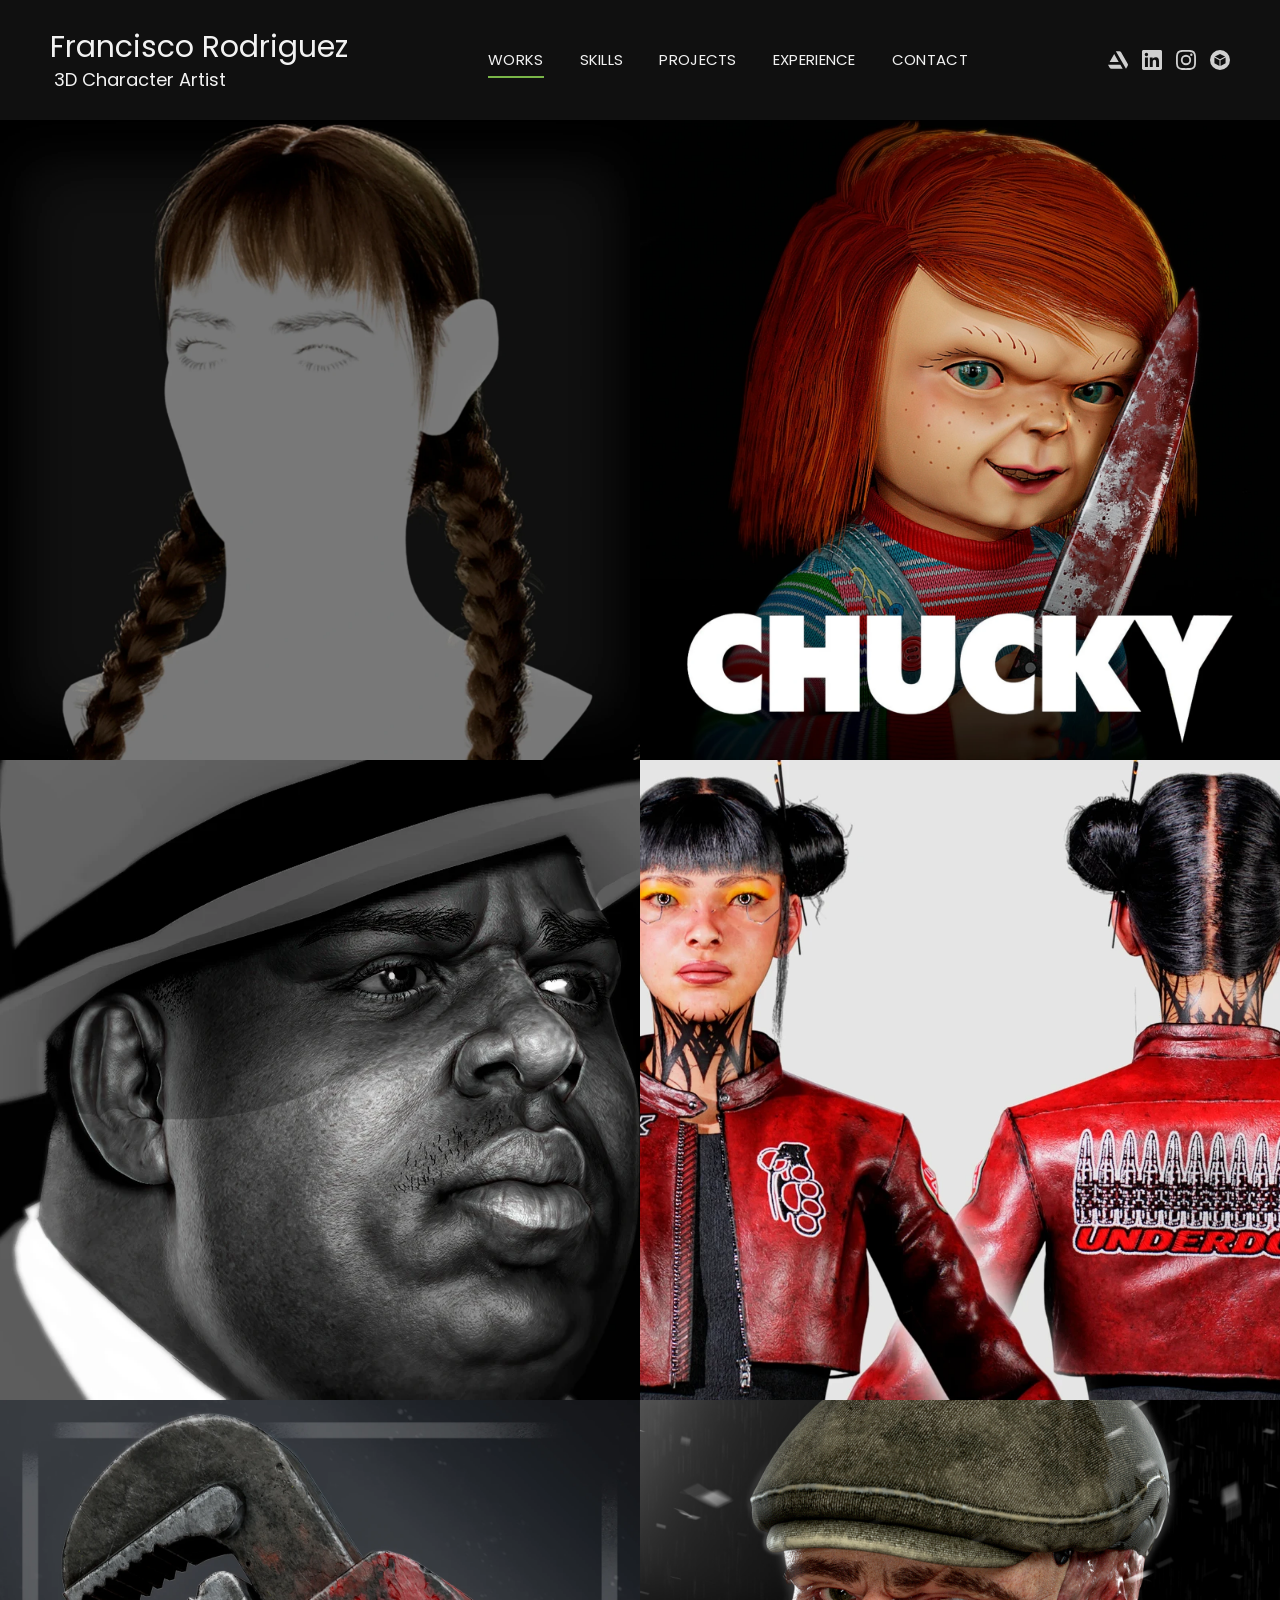
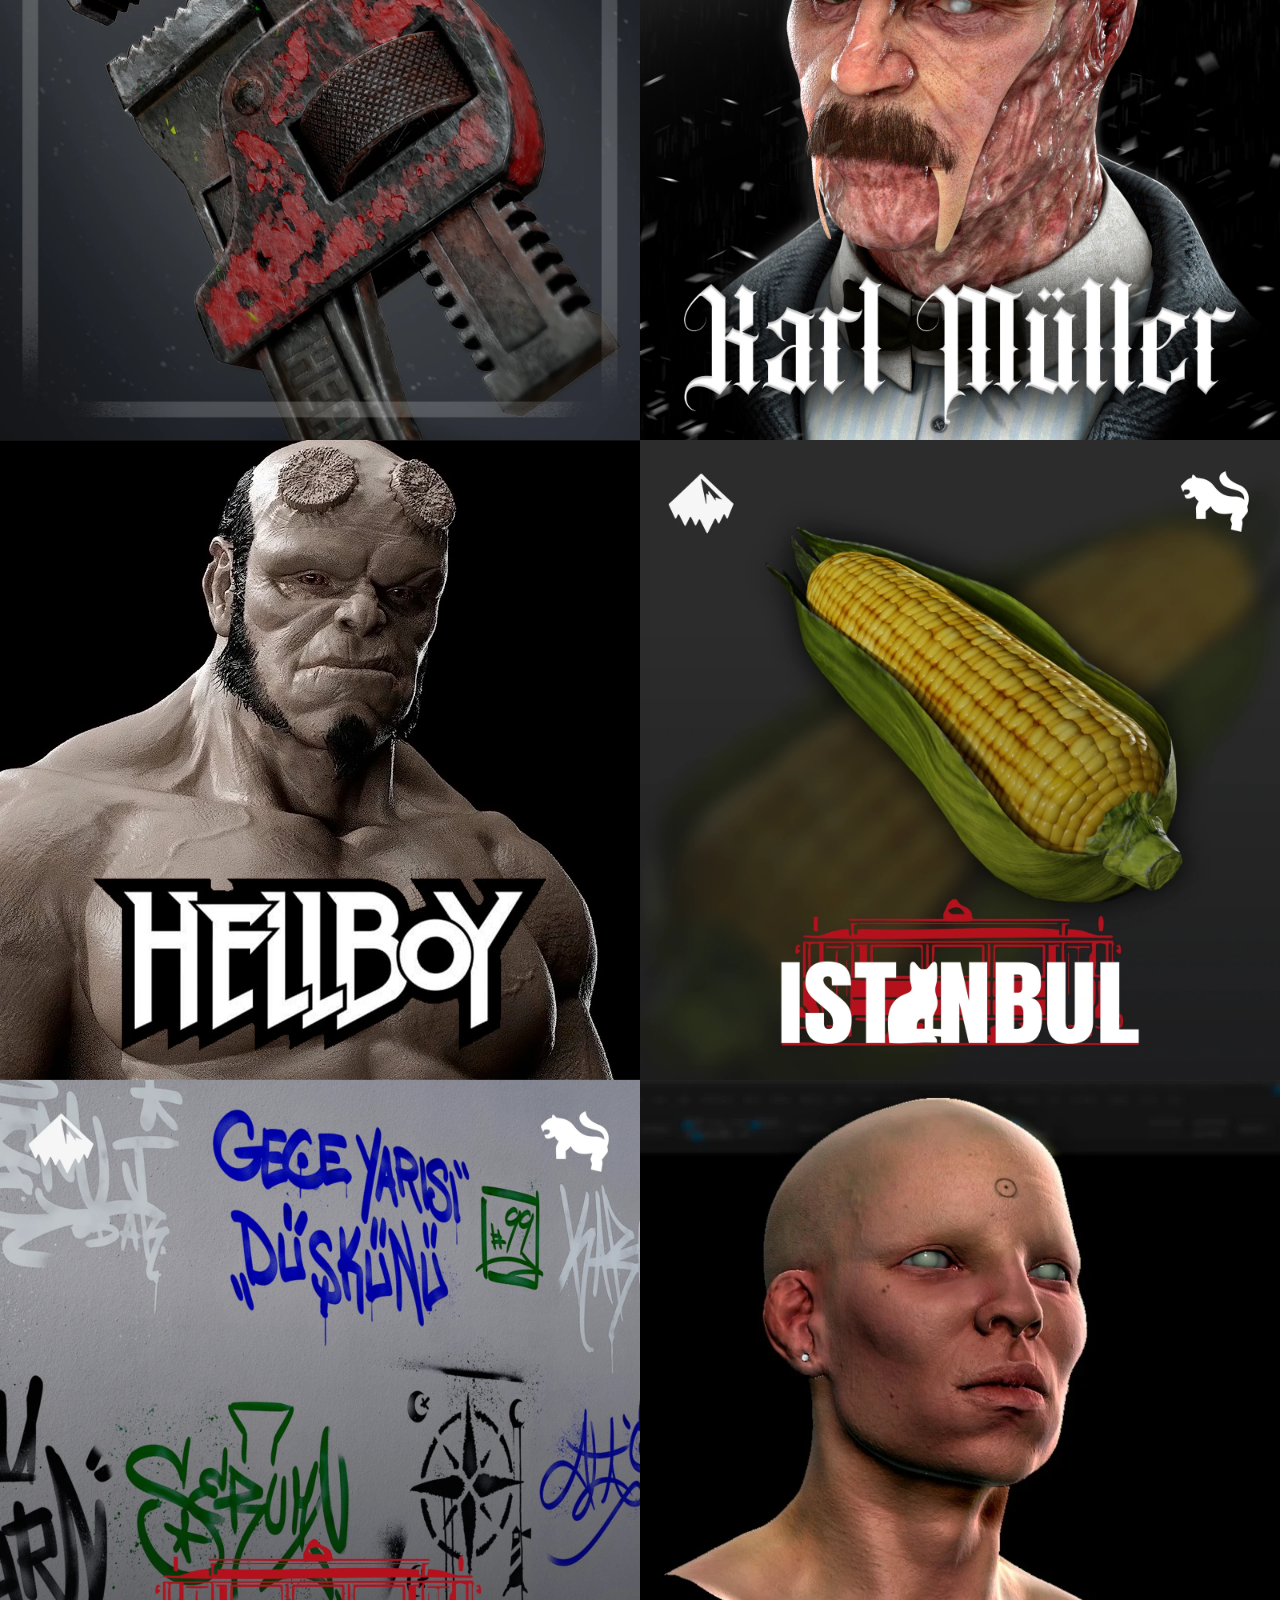
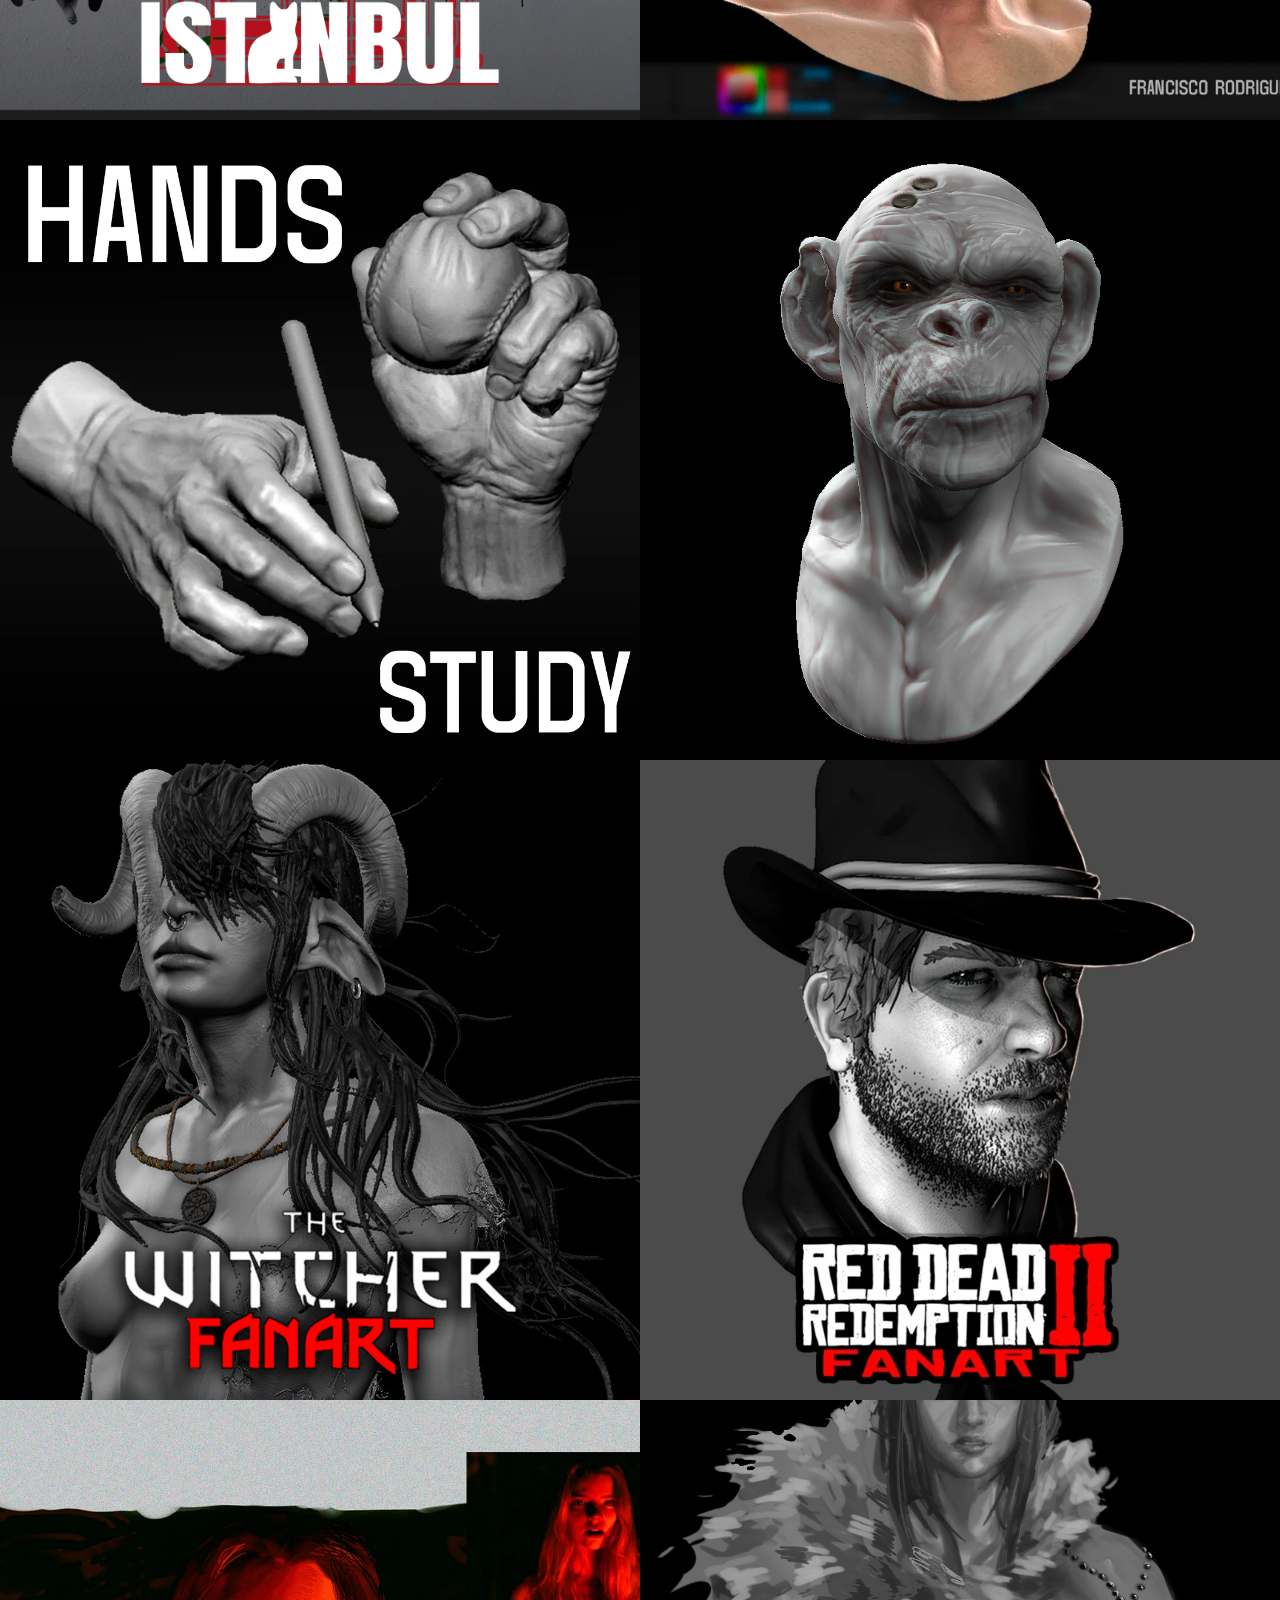
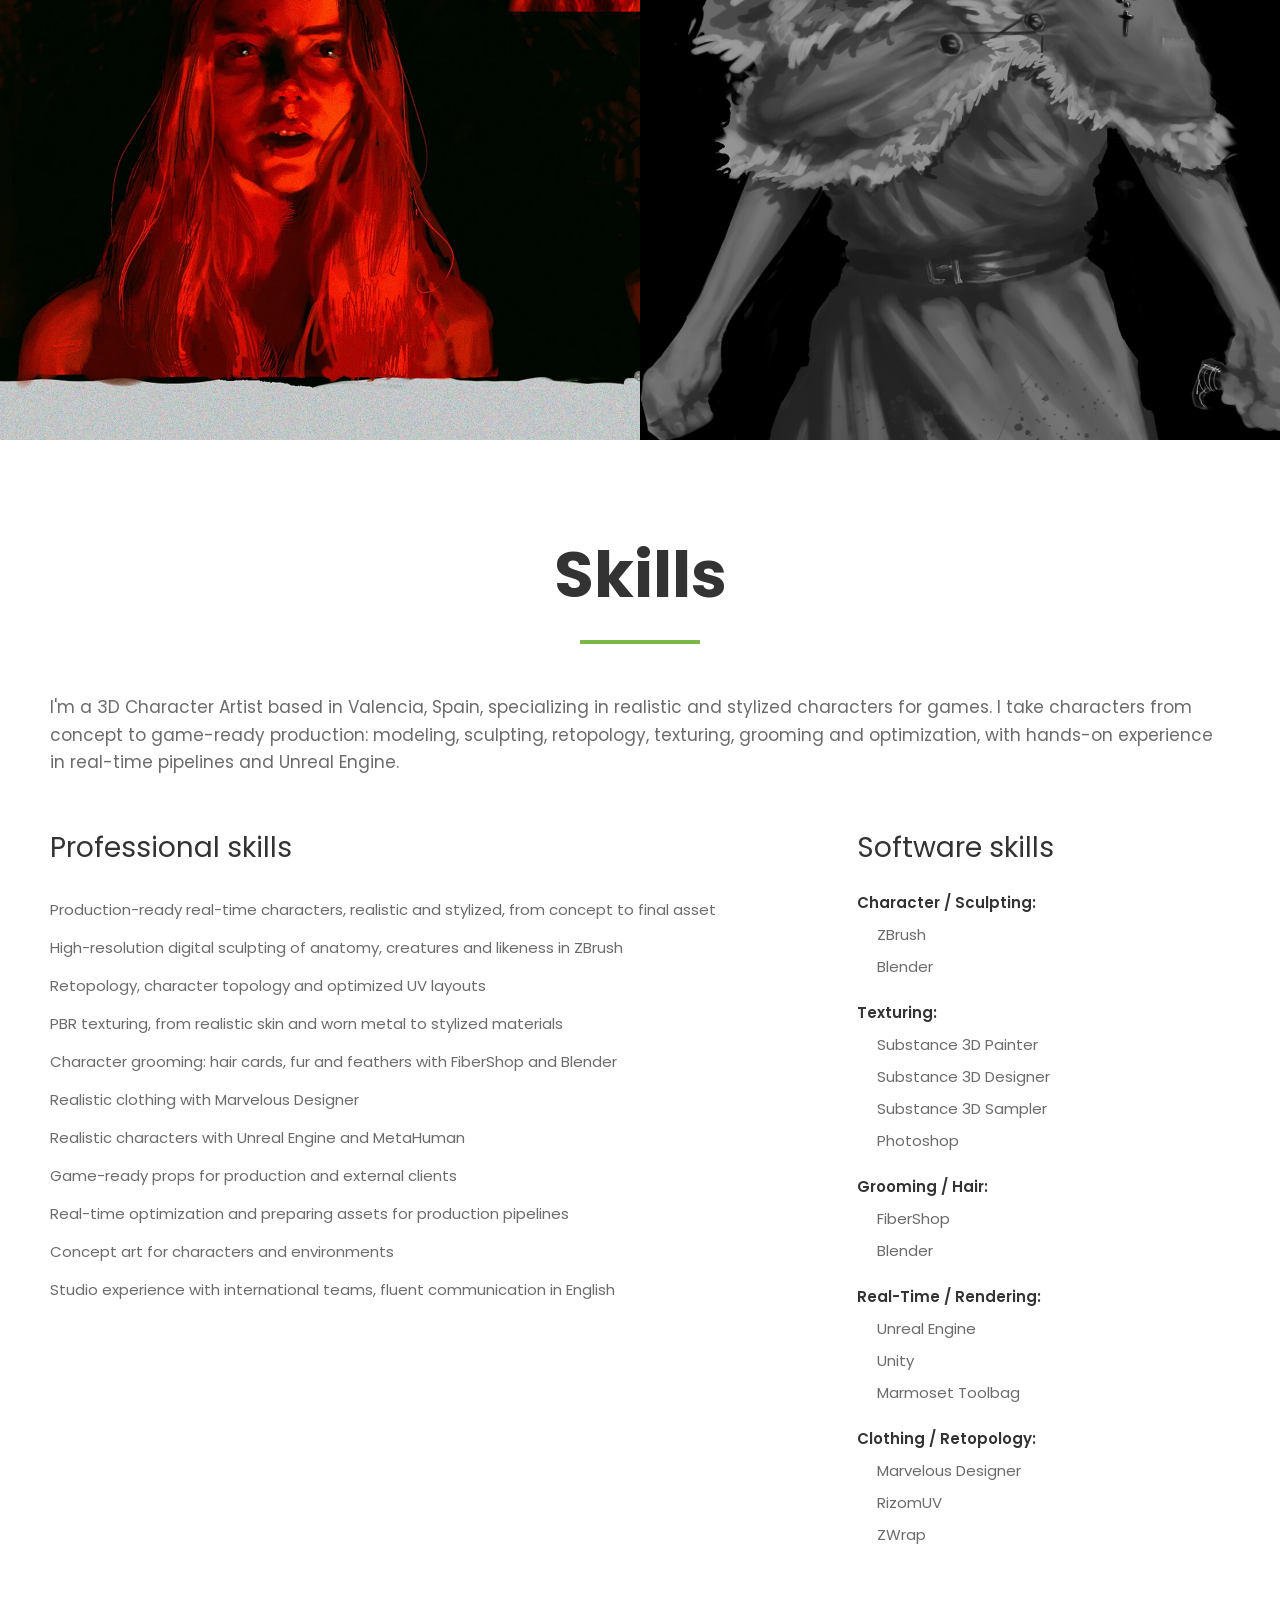
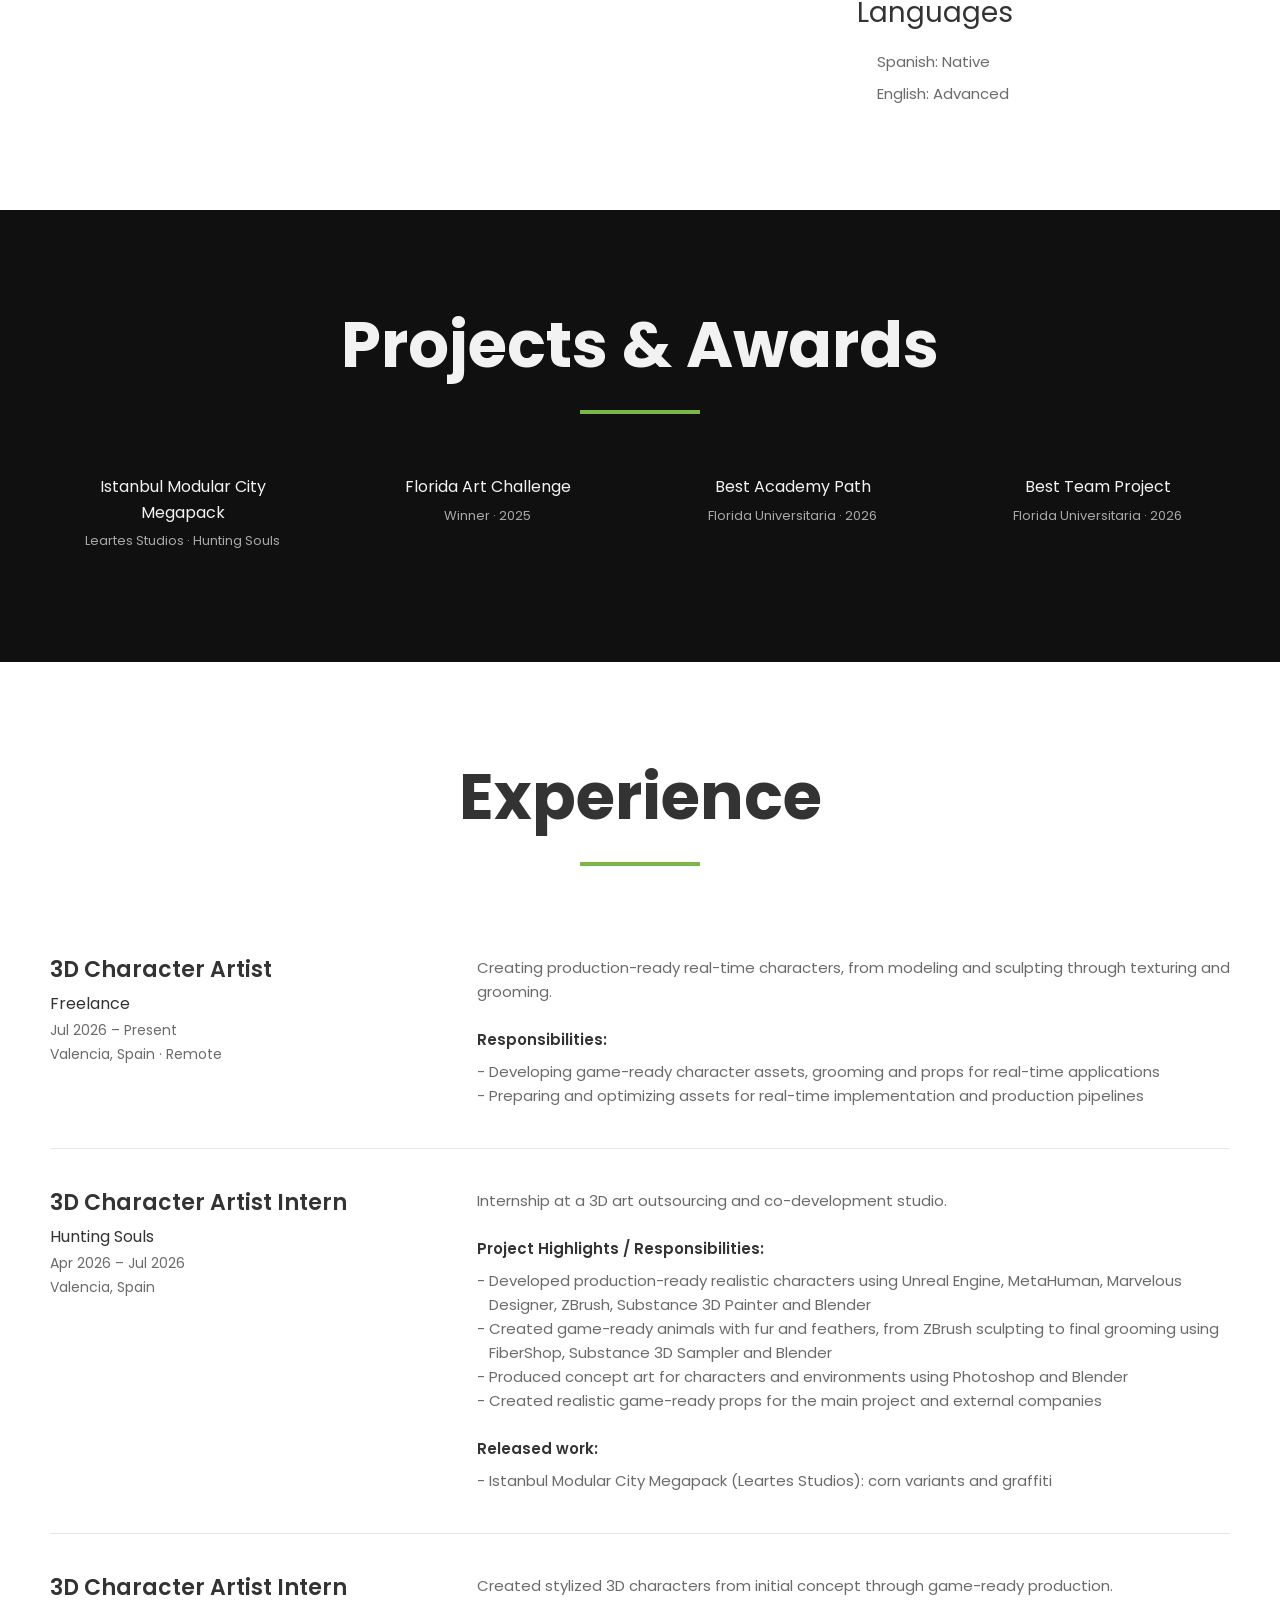
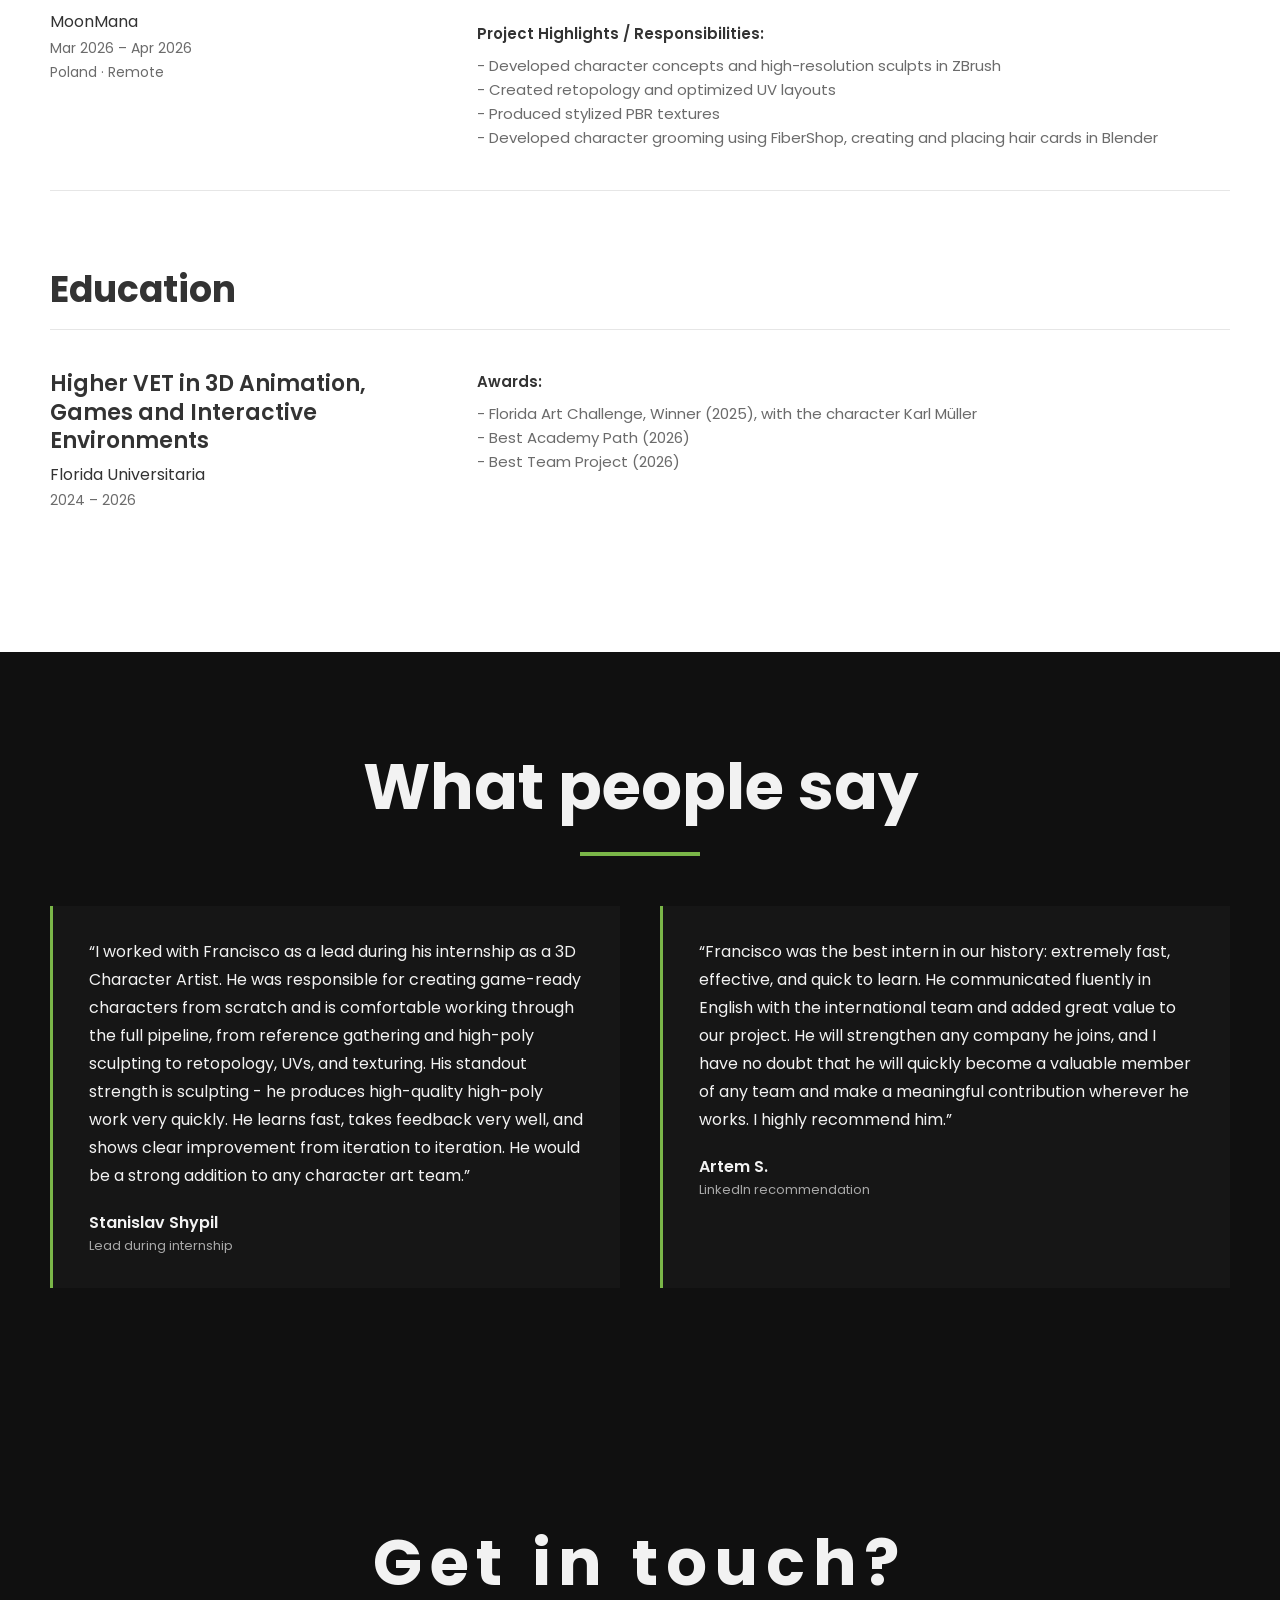
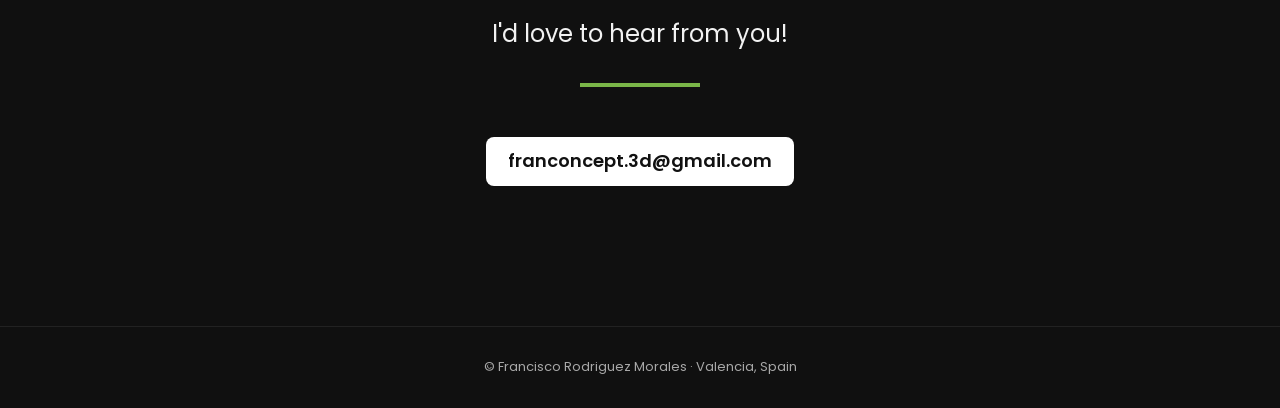
<file: index.html>
<!DOCTYPE html>
<html lang="en">
<head>
  <meta charset="UTF-8">
  <meta name="viewport" content="width=device-width, initial-scale=1.0">
  <title>Francisco Rodriguez Morales | 3D Character Artist</title>
  <meta name="description" content="Portfolio of Francisco Rodriguez Morales, 3D Character Artist based in Valencia, Spain, specializing in realistic and stylized characters for games.">
  <link rel="preconnect" href="https://fonts.googleapis.com">
  <link rel="preconnect" href="https://fonts.gstatic.com" crossorigin>
  <link href="https://fonts.googleapis.com/css2?family=Poppins:wght@400;600;700&display=swap" rel="stylesheet">
  <link rel="stylesheet" href="styles.css">
</head>
<body>

  <header class="header">
    <a class="logo" href="#works">
      <span class="logo-name">Francisco Rodriguez</span>
      <span class="logo-role">3D Character Artist</span>
    </a>
    <nav class="nav">
      <a href="#works">Works</a>
      <a href="#skills">Skills</a>
      <a href="#projects">Projects</a>
      <a href="#experience">Experience</a>
      <a href="#contact">Contact</a>
    </nav>
    <div class="socials">
      <a href="https://www.artstation.com/franrodriguezmorales" target="_blank" rel="noopener" aria-label="ArtStation">
        <svg viewBox="0 0 24 24"><path d="M0 17.723l2.027 3.505h.001a2.424 2.424 0 0 0 2.164 1.333h13.457l-2.792-4.838H0zm24 .025c0-.484-.143-.935-.388-1.314L15.728 2.728a2.424 2.424 0 0 0-2.142-1.289H9.419L21.598 22.54l1.92-3.325c.378-.637.482-.919.482-1.467zm-11.129-3.462L7.428 4.858l-5.444 9.428h10.887z"/></svg>
      </a>
      <a href="https://www.linkedin.com/in/francisco-rodriguez-morales-3d" target="_blank" rel="noopener" aria-label="LinkedIn">
        <svg viewBox="0 0 24 24"><path d="M20.447 20.452h-3.554v-5.569c0-1.328-.027-3.037-1.852-3.037-1.853 0-2.136 1.445-2.136 2.939v5.667H9.351V9h3.414v1.561h.046c.477-.9 1.637-1.85 3.37-1.85 3.601 0 4.267 2.37 4.267 5.455v6.286zM5.337 7.433a2.062 2.062 0 1 1 0-4.125 2.062 2.062 0 0 1 0 4.125zM7.119 20.452H3.555V9h3.564v11.452zM22.225 0H1.771C.792 0 0 .774 0 1.729v20.542C0 23.227.792 24 1.771 24h20.451C23.2 24 24 23.227 24 22.271V1.729C24 .774 23.2 0 22.222 0z"/></svg>
      </a>
      <a href="https://www.instagram.com/frankoncepts" target="_blank" rel="noopener" aria-label="Instagram">
        <svg viewBox="0 0 24 24"><path d="M12 2.2c3.2 0 3.6 0 4.8.1 3.2.1 4.8 1.7 4.9 4.9.1 1.3.1 1.6.1 4.8s0 3.6-.1 4.8c-.1 3.2-1.7 4.8-4.9 4.9-1.3.1-1.6.1-4.8.1s-3.6 0-4.8-.1c-3.3-.1-4.8-1.7-4.9-4.9-.1-1.3-.1-1.6-.1-4.8s0-3.6.1-4.8C2.4 4 4 2.4 7.2 2.3c1.2-.1 1.6-.1 4.8-.1zM12 0C8.7 0 8.3 0 7.1.1 2.7.3.3 2.7.1 7.1 0 8.3 0 8.7 0 12s0 3.7.1 4.9c.2 4.4 2.6 6.8 7 7 1.2.1 1.6.1 4.9.1s3.7 0 4.9-.1c4.4-.2 6.8-2.6 7-7 .1-1.2.1-1.6.1-4.9s0-3.7-.1-4.9c-.2-4.4-2.6-6.8-7-7C15.7 0 15.3 0 12 0zm0 5.8a6.2 6.2 0 1 0 0 12.4 6.2 6.2 0 0 0 0-12.4zM12 16a4 4 0 1 1 0-8 4 4 0 0 1 0 8zm6.4-11.8a1.4 1.4 0 1 0 0 2.9 1.4 1.4 0 0 0 0-2.9z"/></svg>
      </a>
      <a href="https://sketchfab.com/frankoncepts" target="_blank" rel="noopener" aria-label="Sketchfab">
        <svg viewBox="0 0 24 24"><path d="M12 0a12 12 0 1 0 0 24 12 12 0 0 0 0-24zm-.6 19.3L5.3 16V9.1l6.1 3.2v7zm.6-8.2L5.9 7.9 12 4.7l6.1 3.2-6.1 3.2zm6.7 4.9l-6.1 3.3v-7l6.1-3.2V16z"/></svg>
      </a>
    </div>
    <button class="menu-toggle" aria-label="Menu"><span></span></button>
  </header>

  <main>

    <section class="works" id="works"></section>

    <section class="section white" id="skills">
      <div class="container">
        <h2 class="section-title">Skills</h2>
        <div class="divider"></div>
        <p class="intro">
          I'm a 3D Character Artist based in Valencia, Spain, specializing in realistic and stylized characters for games.
          I take characters from concept to game-ready production: modeling, sculpting, retopology, texturing, grooming
          and optimization, with hands-on experience in real-time pipelines and Unreal Engine.
        </p>
        <div class="skills-grid">
          <div>
            <h3>Professional skills</h3>
            <ul class="skill-list">
              <li>Production-ready real-time characters, realistic and stylized, from concept to final asset</li>
              <li>High-resolution digital sculpting of anatomy, creatures and likeness in ZBrush</li>
              <li>Retopology, character topology and optimized UV layouts</li>
              <li>PBR texturing, from realistic skin and worn metal to stylized materials</li>
              <li>Character grooming: hair cards, fur and feathers with FiberShop and Blender</li>
              <li>Realistic clothing with Marvelous Designer</li>
              <li>Realistic characters with Unreal Engine and MetaHuman</li>
              <li>Game-ready props for production and external clients</li>
              <li>Real-time optimization and preparing assets for production pipelines</li>
              <li>Concept art for characters and environments</li>
              <li>Studio experience with international teams, fluent communication in English</li>
            </ul>
          </div>
          <div>
            <h3>Software skills</h3>
            <p class="software-group-title">Character / Sculpting:</p>
            <ul class="software">
              <li>ZBrush</li>
              <li>Blender</li>
            </ul>
            <p class="software-group-title">Texturing:</p>
            <ul class="software">
              <li>Substance 3D Painter</li>
              <li>Substance 3D Designer</li>
              <li>Substance 3D Sampler</li>
              <li>Photoshop</li>
            </ul>
            <p class="software-group-title">Grooming / Hair:</p>
            <ul class="software">
              <li>FiberShop</li>
              <li>Blender</li>
            </ul>
            <p class="software-group-title">Real-Time / Rendering:</p>
            <ul class="software">
              <li>Unreal Engine</li>
              <li>Unity</li>
              <li>Marmoset Toolbag</li>
            </ul>
            <p class="software-group-title">Clothing / Retopology:</p>
            <ul class="software">
              <li>Marvelous Designer</li>
              <li>RizomUV</li>
              <li>ZWrap</li>
            </ul>
            <h3 class="languages-title">Languages</h3>
            <ul class="software">
              <li>Spanish: Native</li>
              <li>English: Advanced</li>
            </ul>
          </div>
        </div>
      </div>
    </section>

    <section class="section" id="projects">
      <div class="container">
        <h2 class="section-title">Projects &amp; Awards</h2>
        <div class="divider"></div>
        <div class="projects-grid">
          <div class="project-card">
            <div class="name">Istanbul Modular City Megapack</div>
            <div class="meta">Leartes Studios · Hunting Souls</div>
          </div>
          <div class="project-card">
            <div class="name">Florida Art Challenge</div>
            <div class="meta">Winner · 2025</div>
          </div>
          <div class="project-card">
            <div class="name">Best Academy Path</div>
            <div class="meta">Florida Universitaria · 2026</div>
          </div>
          <div class="project-card">
            <div class="name">Best Team Project</div>
            <div class="meta">Florida Universitaria · 2026</div>
          </div>
        </div>
      </div>
    </section>

    <section class="section white" id="experience">
      <div class="container">
        <h2 class="section-title">Experience</h2>
        <div class="divider"></div>

        <div class="job">
          <div>
            <div class="job-role">3D Character Artist</div>
            <div class="job-company">Freelance</div>
            <div class="job-date">Jul 2026 – Present</div>
            <div class="job-date">Valencia, Spain · Remote</div>
          </div>
          <div class="job-body">
            Creating production-ready real-time characters, from modeling and sculpting through texturing and grooming.
            <br><br>
            <strong>Responsibilities:</strong>
            <ul>
              <li>Developing game-ready character assets, grooming and props for real-time applications</li>
              <li>Preparing and optimizing assets for real-time implementation and production pipelines</li>
            </ul>
          </div>
        </div>

        <div class="job">
          <div>
            <div class="job-role">3D Character Artist Intern</div>
            <div class="job-company">Hunting Souls</div>
            <div class="job-date">Apr 2026 – Jul 2026</div>
            <div class="job-date">Valencia, Spain</div>
          </div>
          <div class="job-body">
            Internship at a 3D art outsourcing and co-development studio.
            <br><br>
            <strong>Project Highlights / Responsibilities:</strong>
            <ul>
              <li>Developed production-ready realistic characters using Unreal Engine, MetaHuman, Marvelous Designer, ZBrush, Substance 3D Painter and Blender</li>
              <li>Created game-ready animals with fur and feathers, from ZBrush sculpting to final grooming using FiberShop, Substance 3D Sampler and Blender</li>
              <li>Produced concept art for characters and environments using Photoshop and Blender</li>
              <li>Created realistic game-ready props for the main project and external companies</li>
            </ul>
            <br>
            <strong>Released work:</strong>
            <ul>
              <li>Istanbul Modular City Megapack (Leartes Studios): corn variants and graffiti</li>
            </ul>
          </div>
        </div>

        <div class="job">
          <div>
            <div class="job-role">3D Character Artist Intern</div>
            <div class="job-company">MoonMana</div>
            <div class="job-date">Mar 2026 – Apr 2026</div>
            <div class="job-date">Poland · Remote</div>
          </div>
          <div class="job-body">
            Created stylized 3D characters from initial concept through game-ready production.
            <br><br>
            <strong>Project Highlights / Responsibilities:</strong>
            <ul>
              <li>Developed character concepts and high-resolution sculpts in ZBrush</li>
              <li>Created retopology and optimized UV layouts</li>
              <li>Produced stylized PBR textures</li>
              <li>Developed character grooming using FiberShop, creating and placing hair cards in Blender</li>
            </ul>
          </div>
        </div>

        <h3 class="subhead">Education</h3>

        <div class="job">
          <div>
            <div class="job-role">Higher VET in 3D Animation, Games and Interactive Environments</div>
            <div class="job-company">Florida Universitaria</div>
            <div class="job-date">2024 – 2026</div>
          </div>
          <div class="job-body">
            <strong>Awards:</strong>
            <ul>
              <li>Florida Art Challenge, Winner (2025), with the character Karl Müller</li>
              <li>Best Academy Path (2026)</li>
              <li>Best Team Project (2026)</li>
            </ul>
          </div>
        </div>
      </div>
    </section>

    <section class="section" id="testimonials">
      <div class="container">
        <h2 class="section-title">What people say</h2>
        <div class="divider"></div>
        <div class="quotes">
          <figure class="quote">
            <blockquote>“I worked with Francisco as a lead during his internship as a 3D Character Artist. He was responsible for creating game-ready characters from scratch and is comfortable working through the full pipeline, from reference gathering and high-poly sculpting to retopology, UVs, and texturing. His standout strength is sculpting - he produces high-quality high-poly work very quickly. He learns fast, takes feedback very well, and shows clear improvement from iteration to iteration. He would be a strong addition to any character art team.”</blockquote>
            <figcaption>Stanislav Shypil<span>Lead during internship</span></figcaption>
          </figure>
          <figure class="quote">
            <blockquote>“Francisco was the best intern in our history: extremely fast, effective, and quick to learn. He communicated fluently in English with the international team and added great value to our project. He will strengthen any company he joins, and I have no doubt that he will quickly become a valuable member of any team and make a meaningful contribution wherever he works. I highly recommend him.”</blockquote>
            <figcaption>Artem S.<span>LinkedIn recommendation</span></figcaption>
          </figure>
        </div>
      </div>
    </section>

    <section class="contact" id="contact">
      <h2>Get in touch?</h2>
      <p>I'd love to hear from you!</p>
      <div class="divider"></div>
      <a class="button" href="mailto:franconcept.3d@gmail.com">franconcept.3d@gmail.com</a>
    </section>

  </main>

  <footer class="footer">© Francisco Rodriguez Morales · Valencia, Spain</footer>

  <script src="data.js"></script>
  <script src="main.js"></script>
</body>
</html>
</file>
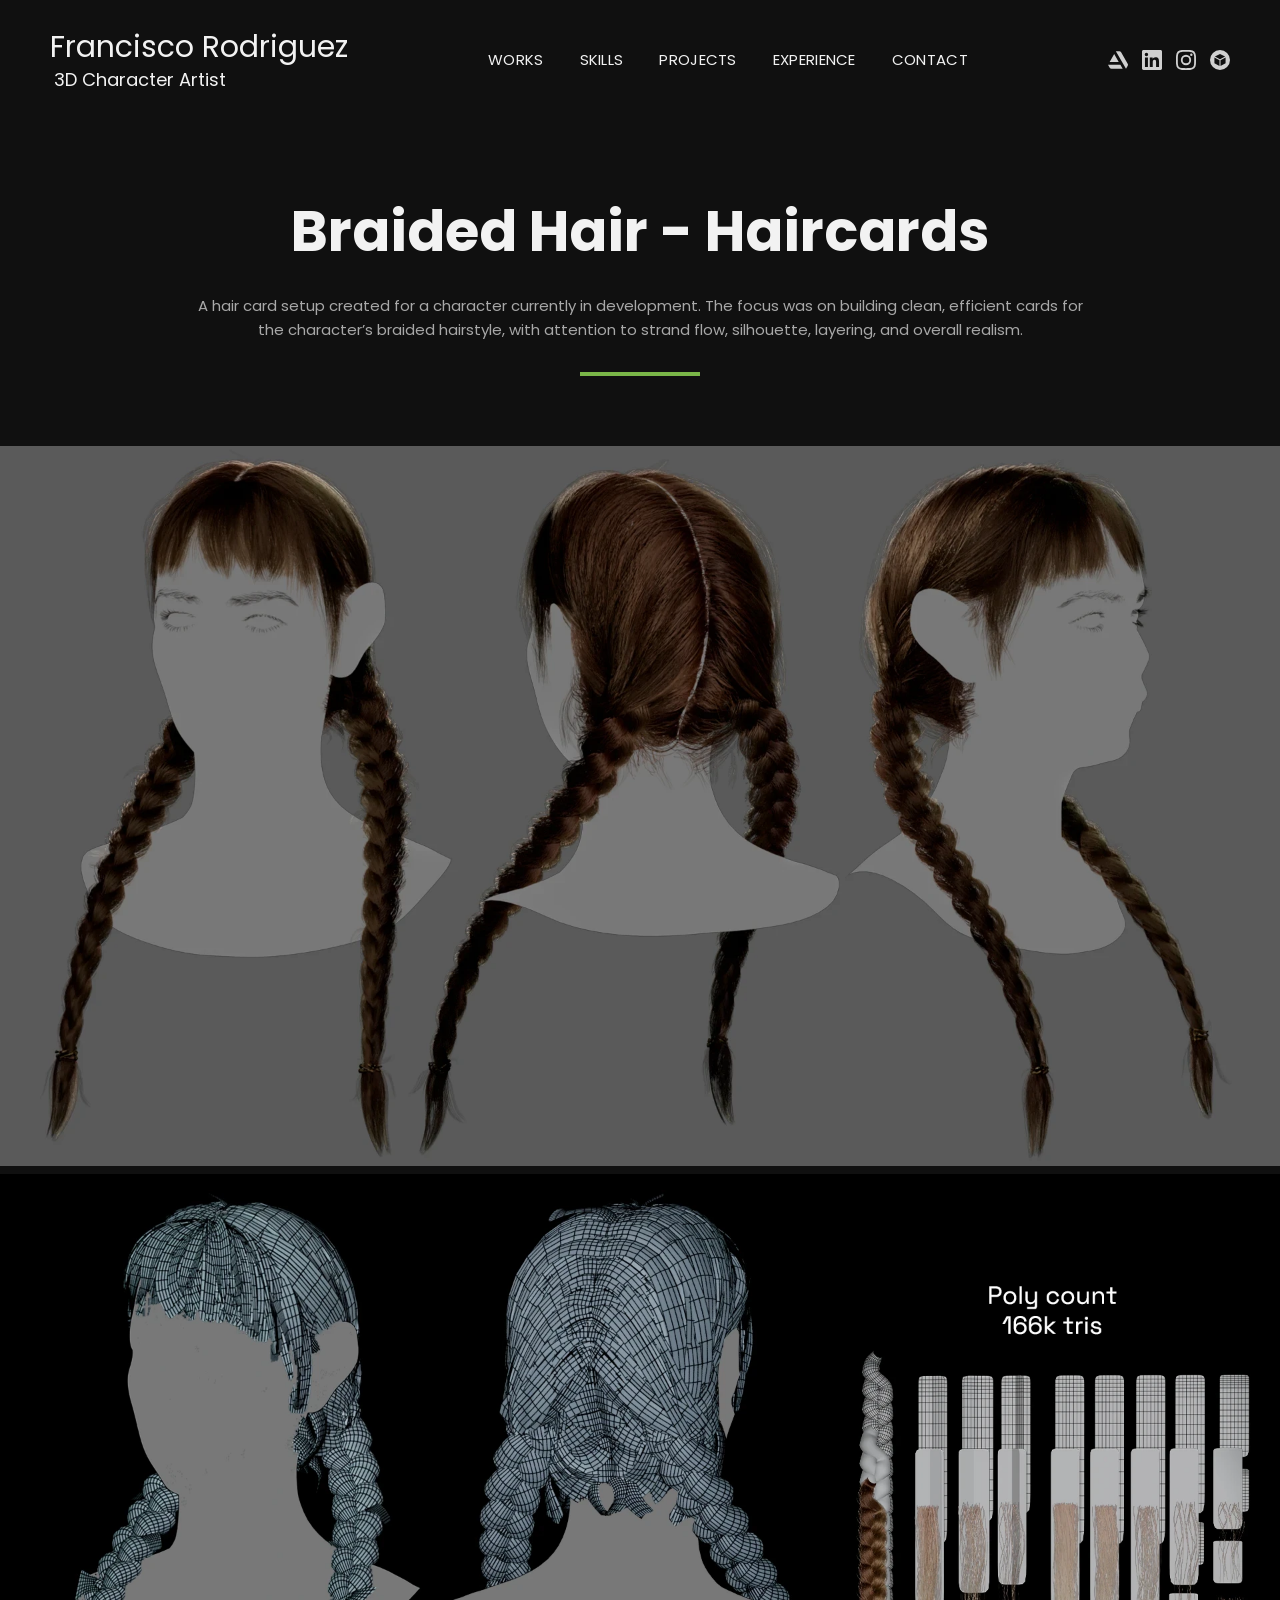
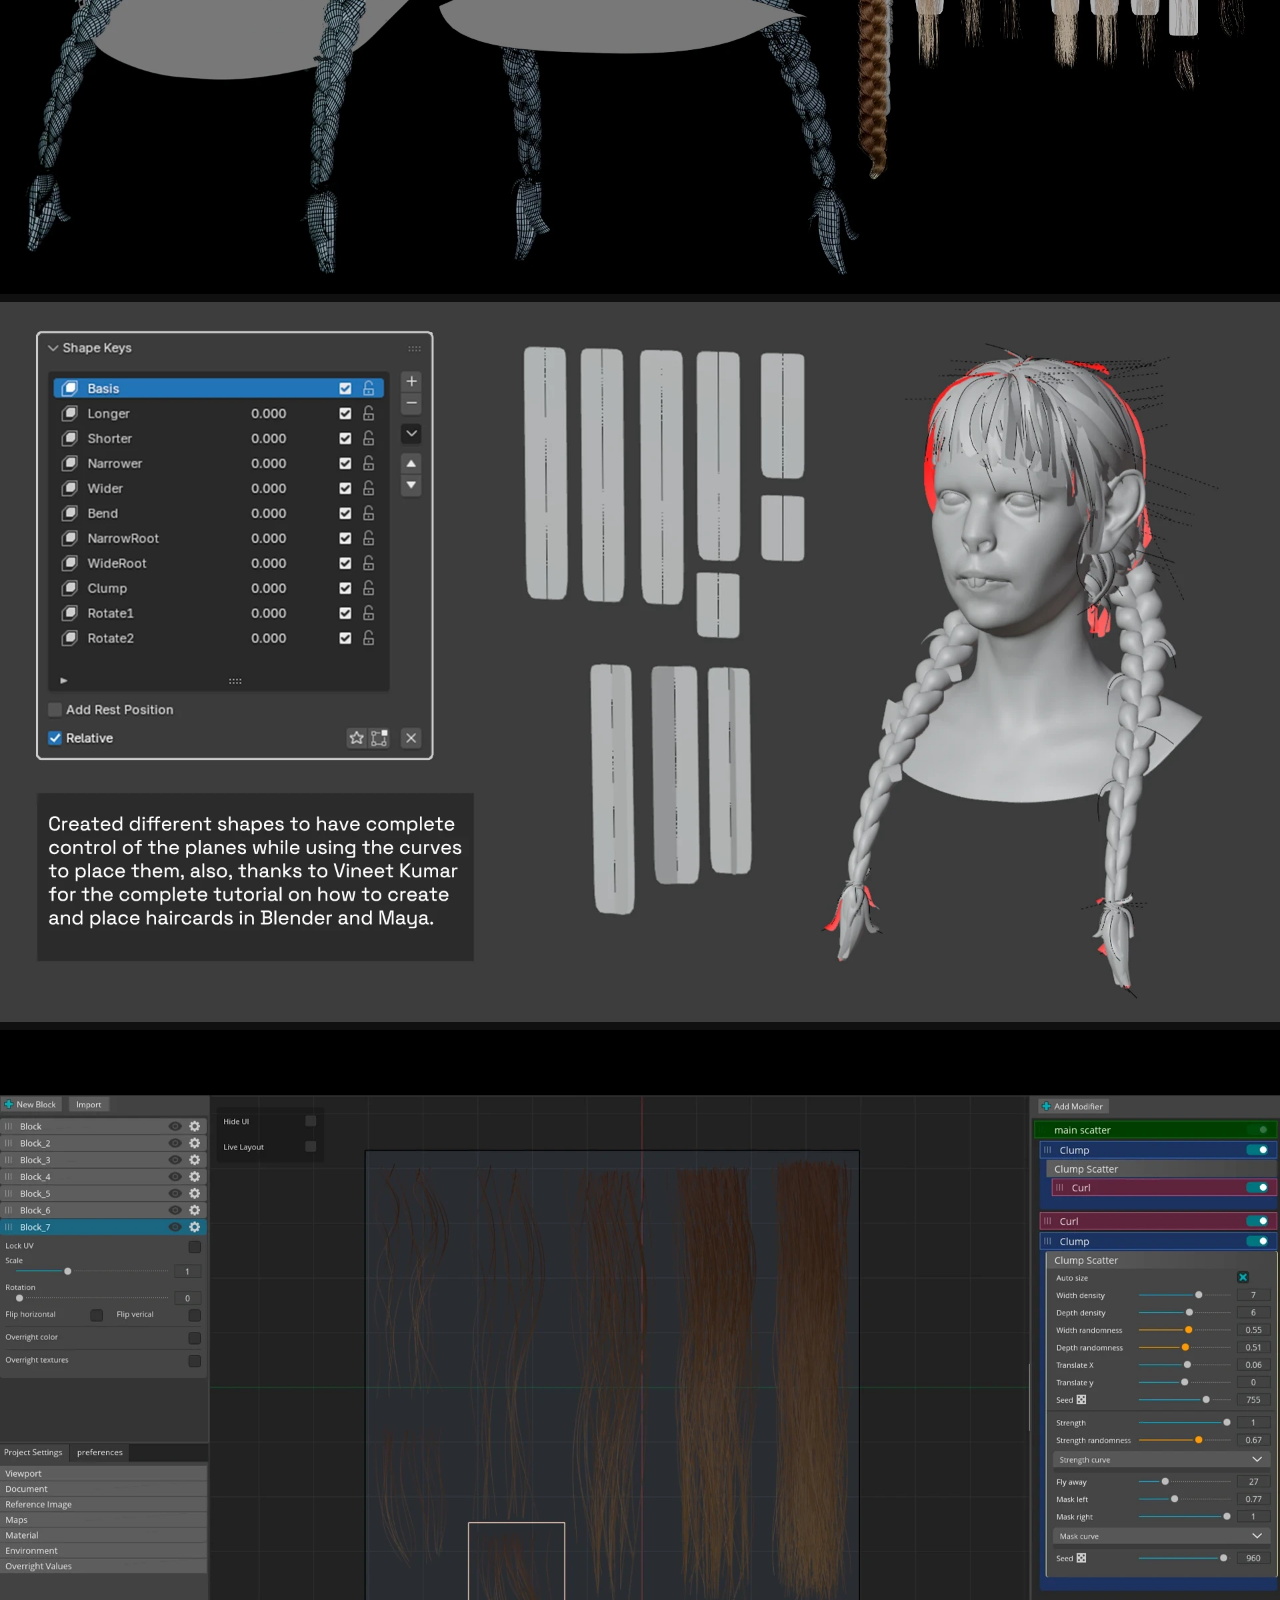
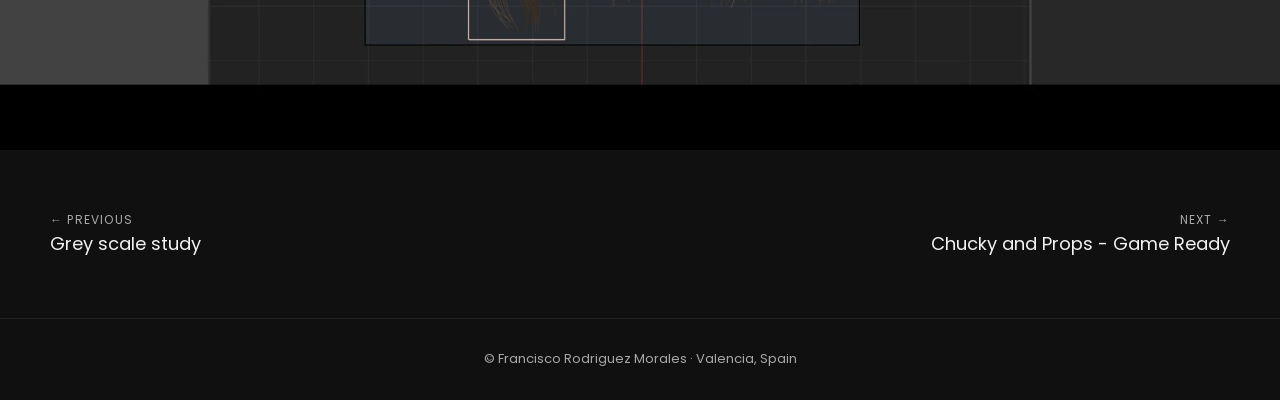
<file: work.html>
<!DOCTYPE html>
<html lang="en">
<head>
  <meta charset="UTF-8">
  <meta name="viewport" content="width=device-width, initial-scale=1.0">
  <title>Francisco Rodriguez Morales</title>
  <meta name="description" content="Portfolio of Francisco Rodriguez Morales, 3D Character Artist based in Valencia, Spain, specializing in realistic and stylized characters for games.">
  <link rel="preconnect" href="https://fonts.googleapis.com">
  <link rel="preconnect" href="https://fonts.gstatic.com" crossorigin>
  <link href="https://fonts.googleapis.com/css2?family=Poppins:wght@400;600;700&display=swap" rel="stylesheet">
  <link rel="stylesheet" href="styles.css">
</head>
<body>

  <header class="header">
    <a class="logo" href="index.html#works">
      <span class="logo-name">Francisco Rodriguez</span>
      <span class="logo-role">3D Character Artist</span>
    </a>
    <nav class="nav">
      <a href="index.html#works">Works</a>
      <a href="index.html#skills">Skills</a>
      <a href="index.html#projects">Projects</a>
      <a href="index.html#experience">Experience</a>
      <a href="index.html#contact">Contact</a>
    </nav>
    <div class="socials">
      <a href="https://www.artstation.com/franrodriguezmorales" target="_blank" rel="noopener" aria-label="ArtStation">
        <svg viewBox="0 0 24 24"><path d="M0 17.723l2.027 3.505h.001a2.424 2.424 0 0 0 2.164 1.333h13.457l-2.792-4.838H0zm24 .025c0-.484-.143-.935-.388-1.314L15.728 2.728a2.424 2.424 0 0 0-2.142-1.289H9.419L21.598 22.54l1.92-3.325c.378-.637.482-.919.482-1.467zm-11.129-3.462L7.428 4.858l-5.444 9.428h10.887z"/></svg>
      </a>
      <a href="https://www.linkedin.com/in/francisco-rodriguez-morales-3d" target="_blank" rel="noopener" aria-label="LinkedIn">
        <svg viewBox="0 0 24 24"><path d="M20.447 20.452h-3.554v-5.569c0-1.328-.027-3.037-1.852-3.037-1.853 0-2.136 1.445-2.136 2.939v5.667H9.351V9h3.414v1.561h.046c.477-.9 1.637-1.85 3.37-1.85 3.601 0 4.267 2.37 4.267 5.455v6.286zM5.337 7.433a2.062 2.062 0 1 1 0-4.125 2.062 2.062 0 0 1 0 4.125zM7.119 20.452H3.555V9h3.564v11.452zM22.225 0H1.771C.792 0 0 .774 0 1.729v20.542C0 23.227.792 24 1.771 24h20.451C23.2 24 24 23.227 24 22.271V1.729C24 .774 23.2 0 22.222 0z"/></svg>
      </a>
      <a href="https://www.instagram.com/frankoncepts" target="_blank" rel="noopener" aria-label="Instagram">
        <svg viewBox="0 0 24 24"><path d="M12 2.2c3.2 0 3.6 0 4.8.1 3.2.1 4.8 1.7 4.9 4.9.1 1.3.1 1.6.1 4.8s0 3.6-.1 4.8c-.1 3.2-1.7 4.8-4.9 4.9-1.3.1-1.6.1-4.8.1s-3.6 0-4.8-.1c-3.3-.1-4.8-1.7-4.9-4.9-.1-1.3-.1-1.6-.1-4.8s0-3.6.1-4.8C2.4 4 4 2.4 7.2 2.3c1.2-.1 1.6-.1 4.8-.1zM12 0C8.7 0 8.3 0 7.1.1 2.7.3.3 2.7.1 7.1 0 8.3 0 8.7 0 12s0 3.7.1 4.9c.2 4.4 2.6 6.8 7 7 1.2.1 1.6.1 4.9.1s3.7 0 4.9-.1c4.4-.2 6.8-2.6 7-7 .1-1.2.1-1.6.1-4.9s0-3.7-.1-4.9c-.2-4.4-2.6-6.8-7-7C15.7 0 15.3 0 12 0zm0 5.8a6.2 6.2 0 1 0 0 12.4 6.2 6.2 0 0 0 0-12.4zM12 16a4 4 0 1 1 0-8 4 4 0 0 1 0 8zm6.4-11.8a1.4 1.4 0 1 0 0 2.9 1.4 1.4 0 0 0 0-2.9z"/></svg>
      </a>
      <a href="https://sketchfab.com/frankoncepts" target="_blank" rel="noopener" aria-label="Sketchfab">
        <svg viewBox="0 0 24 24"><path d="M12 0a12 12 0 1 0 0 24 12 12 0 0 0 0-24zm-.6 19.3L5.3 16V9.1l6.1 3.2v7zm.6-8.2L5.9 7.9 12 4.7l6.1 3.2-6.1 3.2zm6.7 4.9l-6.1 3.3v-7l6.1-3.2V16z"/></svg>
      </a>
    </div>
    <button class="menu-toggle" aria-label="Menu"><span></span></button>
  </header>

  <main id="work"></main>

  <div class="lightbox"><img alt=""></div>

  <footer class="footer">© Francisco Rodriguez Morales · Valencia, Spain</footer>

  <script src="data.js"></script>
  <script src="main.js"></script>
</body>
</html>
</file>
<file: styles.css>
:root {
  --bg: #101010;
  --bg-alt: #161616;
  --light: #ffffff;
  --text: #f2f2f2;
  --text-dim: #a8a8a8;
  --ink: #333333;
  --ink-dim: #6b6b6b;
  --accent: #7ab648;
  --header-h: 120px;
}

* { box-sizing: border-box; margin: 0; padding: 0; }

html { scroll-behavior: smooth; scroll-padding-top: var(--header-h); }

body {
  font-family: 'Poppins', sans-serif;
  background: var(--bg);
  color: var(--text);
  line-height: 1.6;
  -webkit-font-smoothing: antialiased;
}

a { color: inherit; text-decoration: none; }
img { display: block; max-width: 100%; }

/* ---------- Header ---------- */

.header {
  position: fixed;
  inset: 0 0 auto 0;
  z-index: 50;
  height: var(--header-h);
  display: flex;
  align-items: center;
  justify-content: space-between;
  gap: 24px;
  padding: 0 50px;
  background: var(--bg);
  transition: height .3s ease, box-shadow .3s ease;
}

.header.scrolled { --header-h: 84px; box-shadow: 0 2px 20px rgba(0, 0, 0, .6); }
.header.scrolled .logo-name { font-size: 30px; }
.header.scrolled .logo-role { font-size: 14px; }

.logo { display: flex; flex-direction: column; line-height: 1.1; white-space: nowrap; }
.logo-name { font-size: 40px; font-weight: 400; transition: font-size .3s ease; }

@media (max-width: 1280px) {
  .logo-name { font-size: 30px; }
  .logo-role { font-size: 15px; }
  .nav { gap: 24px; }
}
.logo-role { font-size: 18px; padding-left: 4px; margin-top: 6px; transition: font-size .3s ease; }

.nav { display: flex; align-items: center; gap: 36px; }
.nav a {
  font-size: 15px;
  text-transform: uppercase;
  letter-spacing: .02em;
  position: relative;
  padding: 6px 0;
}
.nav a::after {
  content: '';
  position: absolute;
  left: 0; right: 0; bottom: 0;
  height: 2px;
  background: var(--accent);
  transform: scaleX(0);
  transition: transform .25s ease;
}
.nav a:hover::after, .nav a.active::after { transform: scaleX(1); }

.socials { display: flex; gap: 14px; }
.socials a { width: 20px; height: 20px; opacity: .85; transition: opacity .2s, color .2s; }
.socials a:hover { opacity: 1; color: var(--accent); }
.socials svg { width: 100%; height: 100%; fill: currentColor; }

.menu-toggle {
  display: none;
  background: none;
  border: 0;
  color: var(--text);
  width: 32px;
  height: 32px;
  cursor: pointer;
}
.menu-toggle span, .menu-toggle span::before, .menu-toggle span::after {
  display: block;
  width: 26px;
  height: 2px;
  background: currentColor;
  position: relative;
  margin: 0 auto;
}
.menu-toggle span::before, .menu-toggle span::after { content: ''; position: absolute; }
.menu-toggle span::before { top: -8px; }
.menu-toggle span::after { top: 8px; }

main { padding-top: var(--header-h); }

/* ---------- Works grid ---------- */

.works { display: grid; grid-template-columns: repeat(2, 1fr); }

.thumb {
  position: relative;
  aspect-ratio: 1;
  overflow: hidden;
  background: var(--bg-alt);
}
.thumb img {
  width: 100%;
  height: 100%;
  object-fit: cover;
  transition: transform .6s ease;
}
.thumb:hover img { transform: scale(1.04); }

.thumb-overlay {
  position: absolute;
  inset: 0;
  display: flex;
  align-items: flex-end;
  padding: 30px;
  background: linear-gradient(to top, rgba(0, 0, 0, .75), rgba(0, 0, 0, 0) 45%);
  opacity: 0;
  transform: translateY(50%);
  transition: opacity .4s ease, transform .4s ease;
}
.thumb:hover .thumb-overlay, .thumb:focus-visible .thumb-overlay { opacity: 1; transform: translateY(0); }

.thumb-sep { width: 60%; height: 1px; background: #fff; margin-bottom: 10px; }
.thumb-title { font-size: 18px; }

/* ---------- Sections ---------- */

.section { padding: 100px 50px; }
.section.white { background: var(--light); color: var(--ink); }

.section-title {
  text-align: center;
  font-size: 64px;
  font-weight: 700;
  line-height: 1.1;
}
.section.white .section-title { color: var(--ink); }

.divider {
  width: 120px;
  height: 4px;
  background: var(--accent);
  margin: 30px auto 50px;
}

.container { max-width: 1200px; margin: 0 auto; }

.intro { font-size: 17px; color: var(--ink-dim); margin-bottom: 50px; }

/* Skills */

.skills-grid { display: grid; grid-template-columns: 2fr 1fr; gap: 60px; }
.skills-grid h3 { font-size: 28px; font-weight: 400; margin-bottom: 20px; }
.skill-list { list-style: none; color: var(--ink-dim); font-size: 15px; }
.skill-list li { padding: 7px 0; }

.software-group-title { font-weight: 600; color: var(--ink); font-size: 15px; margin: 18px 0 4px; }
.software-group-title:first-of-type { margin-top: 4px; }
.software { list-style: none; }
.software li { padding: 4px 0 4px 20px; color: var(--ink-dim); font-size: 15px; }
.skills-grid h3.languages-title { margin: 40px 0 10px; }

/* Projects */

.projects-grid {
  display: grid;
  grid-template-columns: repeat(auto-fit, minmax(240px, 1fr));
  gap: 40px;
  text-align: center;
}
.project-card { padding: 10px; }
.project-card .name { font-size: 16px; }
.project-card .meta { font-size: 13px; color: var(--text-dim); margin-top: 6px; }

/* Experience */

.job {
  display: grid;
  grid-template-columns: 1fr 2fr;
  gap: 50px;
  padding: 40px 0;
  border-bottom: 1px solid #e6e6e6;
}
.job:last-child { border-bottom: 0; }
.job-role { font-size: 22px; font-weight: 600; line-height: 1.3; }
.job-company { margin-top: 6px; color: var(--ink); }
.job-date { color: var(--ink-dim); font-size: 14px; margin-top: 2px; }
.job-body { color: var(--ink-dim); font-size: 15px; }
.job-body strong { color: var(--ink); font-weight: 600; }
.job-body ul { list-style: none; margin-top: 8px; }
.job-body li { padding-left: 12px; text-indent: -12px; }
.job-body li::before { content: '- '; }

.subhead {
  font-size: 36px;
  font-weight: 700;
  color: var(--ink);
  margin-top: 70px;
  padding-bottom: 10px;
  border-bottom: 1px solid #e6e6e6;
}

/* Testimonials */

.quotes { display: grid; grid-template-columns: repeat(2, 1fr); gap: 40px; }
.quote {
  background: var(--bg-alt);
  border-left: 3px solid var(--accent);
  padding: 32px 36px;
}
.quote blockquote { font-size: 16px; color: var(--text); line-height: 1.75; }
.quote figcaption { margin-top: 20px; font-weight: 600; }
.quote figcaption span { display: block; font-weight: 400; font-size: 13px; color: var(--text-dim); }

/* Contact */

.contact { text-align: center; padding: 140px 50px; }
.contact h2 { font-size: 64px; font-weight: 700; letter-spacing: .12em; line-height: 1.1; }
.contact p { font-size: 24px; margin-top: 16px; }
.button {
  display: inline-block;
  background: #fff;
  color: #111;
  font-weight: 600;
  font-size: 18px;
  padding: 10px 22px;
  border-radius: 8px;
  transition: background .2s, color .2s;
}
.button:hover { background: var(--accent); color: #fff; }

.footer {
  padding: 30px 50px;
  font-size: 13px;
  color: var(--text-dim);
  text-align: center;
  border-top: 1px solid #222;
}

/* ---------- Work detail page ---------- */

.work-hero { text-align: center; padding: 80px 50px 20px; }
.work-hero h1 { font-size: 56px; font-weight: 700; line-height: 1.15; }
.work-hero .description {
  max-width: 900px;
  margin: 30px auto 0;
  font-size: 15px;
  color: var(--text-dim);
  white-space: pre-line;
}
.work-hero .description a { color: var(--accent); word-break: break-all; }

.gallery { display: flex; flex-direction: column; gap: 8px; max-width: 1600px; margin: 0 auto; }
.gallery img { width: 100%; height: auto; cursor: zoom-in; background: var(--bg-alt); }
.gallery video { width: 100%; max-height: 90vh; background: #000; }

.work-nav {
  display: flex;
  justify-content: space-between;
  gap: 20px;
  padding: 60px 50px;
  max-width: 1600px;
  margin: 0 auto;
}
.work-nav a { font-size: 15px; color: var(--text-dim); transition: color .2s; }
.work-nav a:hover { color: var(--accent); }
.work-nav .label { display: block; font-size: 12px; text-transform: uppercase; letter-spacing: .1em; }
.work-nav .title { color: var(--text); font-size: 18px; }
.work-nav .next { text-align: right; }

/* Lightbox */

.lightbox {
  position: fixed;
  inset: 0;
  z-index: 100;
  background: rgba(0, 0, 0, .95);
  display: none;
  align-items: center;
  justify-content: center;
  cursor: zoom-out;
}
.lightbox.open { display: flex; }
.lightbox img { max-width: 96vw; max-height: 94vh; object-fit: contain; }

/* ---------- Responsive ---------- */

@media (min-width: 1800px) {
  .works { grid-template-columns: repeat(3, 1fr); }
}

@media (max-width: 991px) {
  :root { --header-h: 90px; }
  .header { padding: 0 24px; }
  .logo-name { font-size: 28px; }
  .logo-role { font-size: 14px; }
  .menu-toggle { display: block; order: 3; }
  .nav {
    position: absolute;
    top: 100%; left: 0; right: 0;
    flex-direction: column;
    gap: 0;
    background: var(--bg);
    border-top: 1px solid #222;
    display: none;
  }
  .nav.open { display: flex; }
  .nav a { padding: 16px 0; width: 100%; text-align: center; }
  .nav a::after { display: none; }
  .socials { margin-left: auto; }

  .section { padding: 70px 24px; }
  .section-title, .contact h2 { font-size: 44px; }
  .skills-grid, .job, .quotes { grid-template-columns: 1fr; gap: 24px; }
  .subhead { font-size: 28px; }
  .quote { padding: 24px; }
  .contact { padding: 100px 24px; }
  .work-hero { padding: 60px 24px 10px; }
  .work-hero h1 { font-size: 38px; }
  .work-nav { padding: 40px 16px; }
}

@media (max-width: 600px) {
  .works { grid-template-columns: 1fr; }
  .thumb-overlay { opacity: 1; transform: none; padding: 20px; }
  .socials { display: none; }
  .contact h2 { font-size: 34px; letter-spacing: .06em; }
  .contact p { font-size: 18px; }
}
</file>
